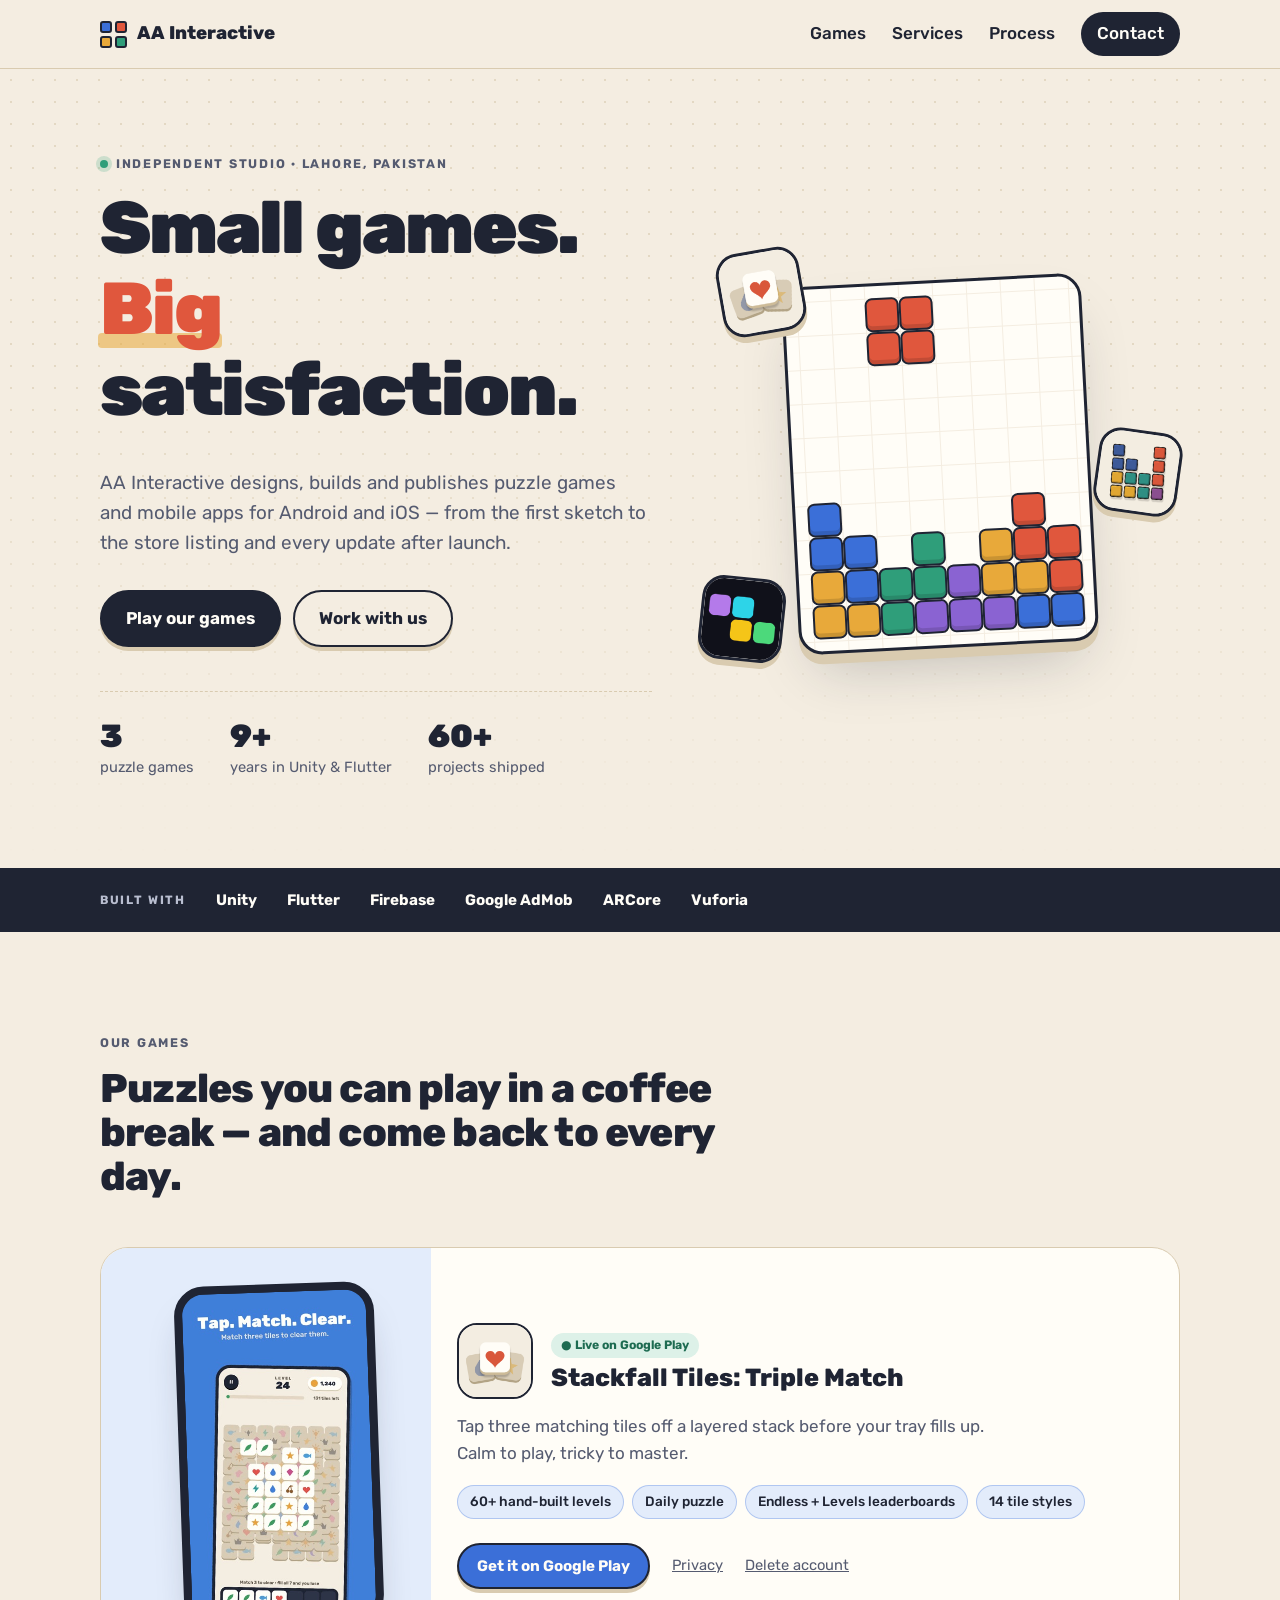
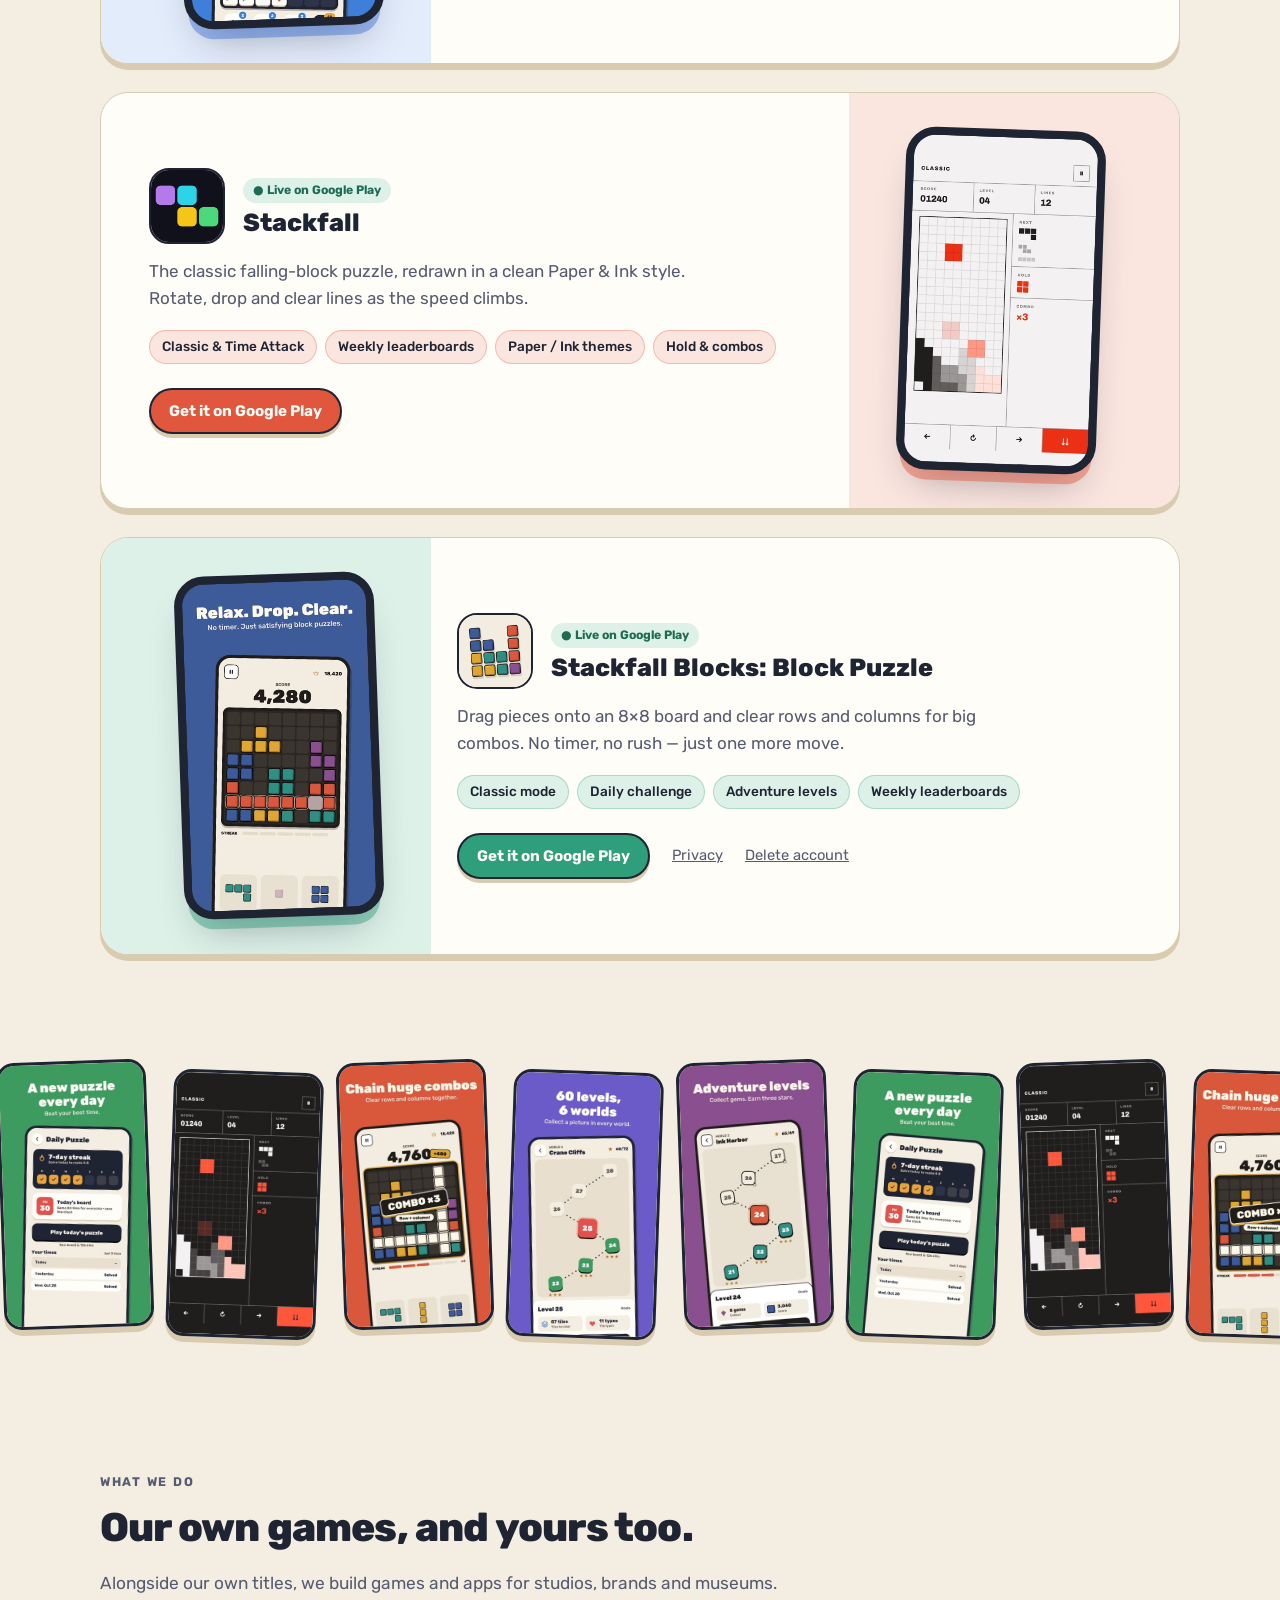
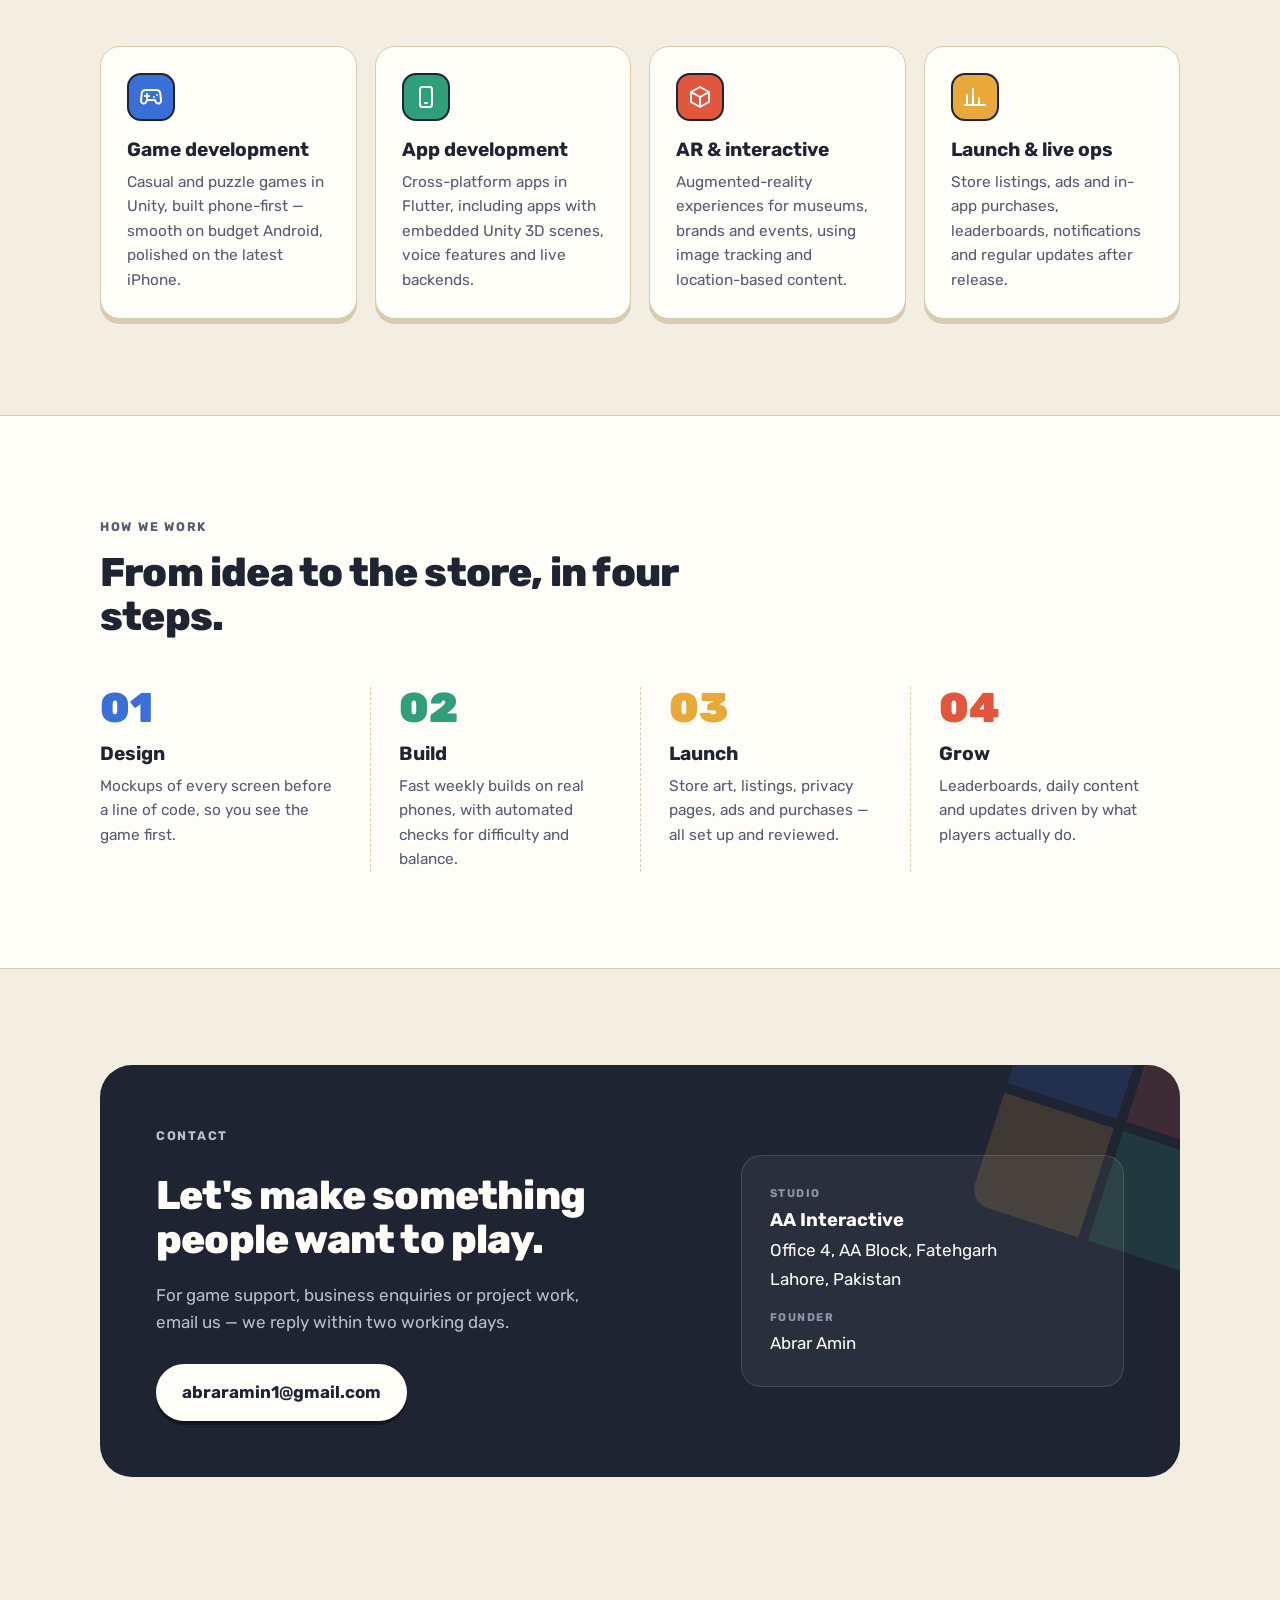
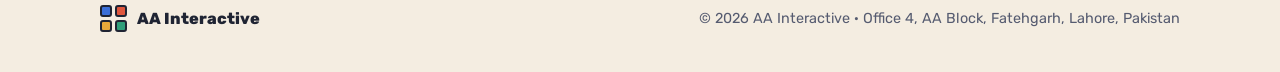
<file: index.html>
<!doctype html>
<html lang="en">
<head>
<meta charset="utf-8">
<meta name="viewport" content="width=device-width, initial-scale=1">
<title>AA Interactive — Mobile Games &amp; Apps, Lahore</title>
<meta name="description" content="AA Interactive is an independent mobile game and app studio in Lahore, Pakistan. Makers of Stackfall, Stackfall Tiles and Stackfall Blocks.">
<meta property="og:title" content="AA Interactive">
<meta property="og:description" content="Independent mobile game and app studio in Lahore, Pakistan.">
<meta property="og:type" content="website">
<meta name="theme-color" content="#1F2433">
<link rel="icon" href="assets/favicon.svg" type="image/svg+xml">
<link rel="preconnect" href="https://fonts.googleapis.com">
<link rel="preconnect" href="https://fonts.gstatic.com" crossorigin>
<link href="https://fonts.googleapis.com/css2?family=Rubik:wght@400;500;700;800;900&display=swap" rel="stylesheet">
<link rel="stylesheet" href="styles.css">
<script type="application/ld+json">
{
  "@context": "https://schema.org",
  "@type": "Organization",
  "name": "AA Interactive",
  "founder": { "@type": "Person", "name": "Abrar Amin" },
  "email": "abraramin1@gmail.com",
  "address": {
    "@type": "PostalAddress",
    "streetAddress": "Office 4, AA Block, Fatehgarh",
    "addressLocality": "Lahore",
    "addressCountry": "PK"
  }
}
</script>
</head>
<body>

<header class="top">
  <div class="wrap top-row">
    <a class="brand" href="#">
      <span class="mark" aria-hidden="true"><i></i><i></i><i></i><i></i></span>
      <span>AA Interactive</span>
    </a>
    <nav>
      <a href="#games">Games</a>
      <a href="#services">Services</a>
      <a href="#process">Process</a>
      <a class="nav-cta" href="#contact">Contact</a>
    </nav>
  </div>
</header>

<main>
  <!-- HERO -->
  <section class="hero">
    <div class="wrap hero-grid">
      <div class="hero-copy">
        <p class="eyebrow"><span class="dot"></span> Independent studio · Lahore, Pakistan</p>
        <h1>Small games.<br><span class="hl">Big</span> satisfaction.</h1>
        <p class="lead">AA Interactive designs, builds and publishes puzzle games and mobile apps for Android and iOS — from the first sketch to the store listing and every update after launch.</p>
        <div class="cta">
          <a class="btn" href="#games">Play our games</a>
          <a class="btn ghost" href="#contact">Work with us</a>
        </div>
        <dl class="stats">
          <div><dt>3</dt><dd>puzzle games</dd></div>
          <div><dt>9+</dt><dd>years in Unity &amp; Flutter</dd></div>
          <div><dt>60+</dt><dd>projects shipped</dd></div>
        </dl>
      </div>

      <div class="hero-art" aria-hidden="true">
        <div class="board">
          <!-- falling piece -->
          <div class="piece"><i></i><i></i><i></i><i></i></div>
          <!-- settled stack, 8 cols x 5 rows -->
          <div class="stack">
            <i></i><i></i><i></i><i></i><i></i><i></i><i></i><i></i>
            <i class="b"></i><i></i><i></i><i></i><i></i><i></i><i class="r"></i><i></i>
            <i class="b"></i><i class="b"></i><i></i><i class="g"></i><i></i><i class="a"></i><i class="r"></i><i class="r"></i>
            <i class="a"></i><i class="b"></i><i class="g"></i><i class="g"></i><i class="p"></i><i class="a"></i><i class="a"></i><i class="r"></i>
            <i class="a"></i><i class="a"></i><i class="g"></i><i class="p"></i><i class="p"></i><i class="p"></i><i class="b"></i><i class="b"></i>
          </div>
        </div>
        <div class="float f1"><img src="assets/icon-tiles.png" alt=""></div>
        <div class="float f2"><img src="assets/icon-blocks.png" alt=""></div>
        <div class="float f3"><img src="assets/icon-stackfall.png" alt=""></div>
      </div>
    </div>
  </section>

  <!-- TECH STRIP -->
  <div class="strip">
    <div class="wrap strip-row">
      <span>Built with</span>
      <b>Unity</b><b>Flutter</b><b>Firebase</b><b>Google AdMob</b><b>ARCore</b><b>Vuforia</b>
    </div>
  </div>

  <!-- GAMES -->
  <section id="games" class="games">
    <div class="wrap">
      <div class="section-head">
        <p class="eyebrow">Our games</p>
        <h2>Puzzles you can play in a coffee break — and come back to every day.</h2>
      </div>

      <div class="game-list">
        <article class="game" style="--accent: #3B6FD8; --tint: #E3ECFB;">
          <div class="phone"><img src="assets/shot-tiles.jpg" alt="Stackfall Tiles gameplay" loading="lazy"></div>
          <div class="game-body">
            <div class="game-head">
              <img class="icon" src="assets/icon-tiles.png" alt="">
              <div>
                <span class="tag live">● Live on Google Play</span>
                <h3>Stackfall Tiles: Triple Match</h3>
              </div>
            </div>
            <p>Tap three matching tiles off a layered stack before your tray fills up. Calm to play, tricky to master.</p>
            <ul class="chips">
              <li>60+ hand-built levels</li><li>Daily puzzle</li><li>Endless + Levels leaderboards</li><li>14 tile styles</li>
            </ul>
            <div class="links">
              <a class="btn small" href="https://play.google.com/store/apps/details?id=com.stackfall.tiles" rel="noopener">Get it on Google Play</a>
              <a href="https://abraramin1213.github.io/stackfall-tiles/privacy.html">Privacy</a>
              <a href="https://abraramin1213.github.io/stackfall-tiles/delete-account.html">Delete account</a>
            </div>
          </div>
        </article>

        <article class="game flip" style="--accent: #E0573D; --tint: #FBE5DF;">
          <div class="phone"><img src="assets/shot-stackfall.jpg" alt="Stackfall gameplay" loading="lazy"></div>
          <div class="game-body">
            <div class="game-head">
              <img class="icon" src="assets/icon-stackfall.png" alt="">
              <div>
                <span class="tag live">● Live on Google Play</span>
                <h3>Stackfall</h3>
              </div>
            </div>
            <p>The classic falling-block puzzle, redrawn in a clean Paper &amp; Ink style. Rotate, drop and clear lines as the speed climbs.</p>
            <ul class="chips">
              <li>Classic &amp; Time Attack</li><li>Weekly leaderboards</li><li>Paper / Ink themes</li><li>Hold &amp; combos</li>
            </ul>
            <div class="links">
              <a class="btn small" href="https://play.google.com/store/apps/details?id=com.stack.fall" rel="noopener">Get it on Google Play</a>
            </div>
          </div>
        </article>

        <article class="game" style="--accent: #2F9E7A; --tint: #DDF1E8;">
          <div class="phone"><img src="assets/shot-blocks.jpg" alt="Stackfall Blocks gameplay" loading="lazy"></div>
          <div class="game-body">
            <div class="game-head">
              <img class="icon" src="assets/icon-blocks.png" alt="">
              <div>
                <span class="tag live">● Live on Google Play</span>
                <h3>Stackfall Blocks: Block Puzzle</h3>
              </div>
            </div>
            <p>Drag pieces onto an 8×8 board and clear rows and columns for big combos. No timer, no rush — just one more move.</p>
            <ul class="chips">
              <li>Classic mode</li><li>Daily challenge</li><li>Adventure levels</li><li>Weekly leaderboards</li>
            </ul>
            <div class="links">
              <a class="btn small" href="https://play.google.com/store/apps/details?id=com.stackfall.blocks" rel="noopener">Get it on Google Play</a>
              <a href="https://abraramin1213.github.io/stackfall-blocks/privacy.html">Privacy</a>
              <a href="https://abraramin1213.github.io/stackfall-blocks/delete-account.html">Delete account</a>
            </div>
          </div>
        </article>
      </div>
    </div>
  </section>

  <!-- GALLERY -->
  <section class="gallery" aria-label="Screenshots">
    <div class="track">
      <img src="assets/g-tiles-daily.jpg" alt="Stackfall Tiles daily puzzle" loading="lazy">
      <img src="assets/g-stackfall-ink.jpg" alt="Stackfall in Ink theme" loading="lazy">
      <img src="assets/g-blocks-combo.jpg" alt="Stackfall Blocks combo" loading="lazy">
      <img src="assets/g-tiles-levels.jpg" alt="Stackfall Tiles level map" loading="lazy">
      <img src="assets/g-blocks-adventure.jpg" alt="Stackfall Blocks adventure" loading="lazy">
      <img src="assets/g-tiles-daily.jpg" alt="" aria-hidden="true" loading="lazy">
      <img src="assets/g-stackfall-ink.jpg" alt="" aria-hidden="true" loading="lazy">
      <img src="assets/g-blocks-combo.jpg" alt="" aria-hidden="true" loading="lazy">
      <img src="assets/g-tiles-levels.jpg" alt="" aria-hidden="true" loading="lazy">
      <img src="assets/g-blocks-adventure.jpg" alt="" aria-hidden="true" loading="lazy">
    </div>
  </section>

  <!-- SERVICES -->
  <section id="services" class="services">
    <div class="wrap">
      <div class="section-head">
        <p class="eyebrow">What we do</p>
        <h2>Our own games, and yours too.</h2>
        <p class="sub">Alongside our own titles, we build games and apps for studios, brands and museums.</p>
      </div>
      <div class="grid">
        <div class="card">
          <span class="ico" style="--c:#3B6FD8"><svg viewBox="0 0 24 24"><path d="M6 11h4M8 9v4M15 12h.01M18 10h.01"/><path d="M17.3 5H6.7a4 4 0 0 0-4 3.6l-.7 6.9A2.8 2.8 0 0 0 4.8 18.6c1 0 1.9-.5 2.3-1.4L8 15h8l.9 2.2c.4.9 1.3 1.4 2.3 1.4a2.8 2.8 0 0 0 2.8-3.1l-.7-6.9A4 4 0 0 0 17.3 5z"/></svg></span>
          <h3>Game development</h3>
          <p>Casual and puzzle games in Unity, built phone-first — smooth on budget Android, polished on the latest iPhone.</p>
        </div>
        <div class="card">
          <span class="ico" style="--c:#2F9E7A"><svg viewBox="0 0 24 24"><rect x="6" y="2" width="12" height="20" rx="2.5"/><path d="M11 18h2"/></svg></span>
          <h3>App development</h3>
          <p>Cross-platform apps in Flutter, including apps with embedded Unity 3D scenes, voice features and live backends.</p>
        </div>
        <div class="card">
          <span class="ico" style="--c:#E0573D"><svg viewBox="0 0 24 24"><path d="M12 2l9 5v10l-9 5-9-5V7z"/><path d="M12 22V12M21 7l-9 5-9-5"/></svg></span>
          <h3>AR &amp; interactive</h3>
          <p>Augmented-reality experiences for museums, brands and events, using image tracking and location-based content.</p>
        </div>
        <div class="card">
          <span class="ico" style="--c:#E8A93A"><svg viewBox="0 0 24 24"><path d="M4 20V10M10 20V4M16 20v-7M22 20H2"/></svg></span>
          <h3>Launch &amp; live ops</h3>
          <p>Store listings, ads and in-app purchases, leaderboards, notifications and regular updates after release.</p>
        </div>
      </div>
    </div>
  </section>

  <!-- PROCESS -->
  <section id="process" class="process">
    <div class="wrap">
      <div class="section-head">
        <p class="eyebrow">How we work</p>
        <h2>From idea to the store, in four steps.</h2>
      </div>
      <ol class="steps">
        <li><span>01</span><h3>Design</h3><p>Mockups of every screen before a line of code, so you see the game first.</p></li>
        <li><span>02</span><h3>Build</h3><p>Fast weekly builds on real phones, with automated checks for difficulty and balance.</p></li>
        <li><span>03</span><h3>Launch</h3><p>Store art, listings, privacy pages, ads and purchases — all set up and reviewed.</p></li>
        <li><span>04</span><h3>Grow</h3><p>Leaderboards, daily content and updates driven by what players actually do.</p></li>
      </ol>
    </div>
  </section>

  <!-- CONTACT -->
  <section id="contact" class="contact">
    <div class="wrap">
      <div class="contact-card">
        <div>
          <p class="eyebrow light">Contact</p>
          <h2>Let's make something people want to play.</h2>
          <p>For game support, business enquiries or project work, email us — we reply within two working days.</p>
          <a class="btn light" href="mailto:abraramin1@gmail.com">abraramin1@gmail.com</a>
        </div>
        <address>
          <span class="label">Studio</span>
          <strong>AA Interactive</strong>
          Office 4, AA Block, Fatehgarh<br>
          Lahore, Pakistan
          <span class="label">Founder</span>
          Abrar Amin
        </address>
      </div>
    </div>
  </section>
</main>

<footer>
  <div class="wrap foot-row">
    <a class="brand small" href="#"><span class="mark" aria-hidden="true"><i></i><i></i><i></i><i></i></span><span>AA Interactive</span></a>
    <span class="muted">© <span id="y">2026</span> AA Interactive · Office 4, AA Block, Fatehgarh, Lahore, Pakistan</span>
  </div>
</footer>

<script>document.getElementById('y').textContent = new Date().getFullYear();</script>
</body>
</html>
</file>
<file: styles.css>
:root {
  --paper: #F4EDE1;
  --card: #FFFDF7;
  --edge: #D9CBB0;
  --ink: #1F2433;
  --ink-2: #555B70;
  --blue: #3B6FD8;
  --green: #2F9E7A;
  --amber: #E8A93A;
  --red: #E0573D;
  --purple: #8A63D2;
  --radius: 20px;
  --cell: 34px;
}

* { box-sizing: border-box; }
html { scroll-behavior: smooth; }
body {
  margin: 0;
  background: var(--paper);
  color: var(--ink);
  font: 400 17px/1.6 "Rubik", system-ui, -apple-system, "Segoe UI", sans-serif;
  overflow-x: hidden;
}
img { max-width: 100%; display: block; }
a { color: var(--blue); }
h1, h2, h3 { line-height: 1.1; margin: 0 0 .5em; }
h1 { font-size: clamp(2.6rem, 6.4vw, 4.6rem); font-weight: 900; letter-spacing: -.03em; }
h2 { font-size: clamp(1.7rem, 3.6vw, 2.5rem); font-weight: 800; letter-spacing: -.02em; }
h3 { font-size: 1.2rem; font-weight: 700; }
.muted { color: var(--ink-2); }

.wrap { max-width: 1120px; margin: 0 auto; padding: 0 20px; }
section { padding: 96px 0; }
.section-head { max-width: 680px; margin-bottom: 48px; }
.section-head .sub { color: var(--ink-2); margin: 0; font-size: 1.08rem; }
.eyebrow {
  display: inline-flex; align-items: center; gap: 8px;
  text-transform: uppercase; letter-spacing: .14em; font-size: .78rem; font-weight: 700;
  color: var(--ink-2); margin: 0 0 14px;
}
.eyebrow.light { color: #B9BED0; }
.dot { width: 8px; height: 8px; border-radius: 50%; background: var(--green); box-shadow: 0 0 0 4px #2F9E7A33; }

/* ---------- header ---------- */
.top {
  position: sticky; top: 0; z-index: 20;
  background: color-mix(in srgb, var(--paper) 88%, transparent);
  backdrop-filter: blur(10px);
  border-bottom: 1px solid var(--edge);
}
.top-row { display: flex; align-items: center; justify-content: space-between; height: 68px; gap: 16px; }
.brand { display: flex; align-items: center; gap: 10px; font-weight: 800; font-size: 1.15rem; color: var(--ink); text-decoration: none; white-space: nowrap; }
.mark { display: grid; grid-template-columns: repeat(2, 12px); gap: 3px; }
.mark i { width: 12px; height: 12px; border-radius: 3px; border: 2px solid var(--ink); }
.mark i:nth-child(1) { background: var(--blue); }
.mark i:nth-child(2) { background: var(--red); }
.mark i:nth-child(3) { background: var(--amber); }
.mark i:nth-child(4) { background: var(--green); }
nav { display: flex; align-items: center; gap: 26px; }
nav a { color: var(--ink); text-decoration: none; font-weight: 500; }
nav a:hover { color: var(--blue); }
.nav-cta { background: var(--ink); color: var(--card) !important; padding: 8px 16px; border-radius: 999px; }

/* ---------- buttons ---------- */
.btn {
  display: inline-block; padding: 13px 24px; border-radius: 999px;
  background: var(--ink); color: var(--card); font-weight: 700; text-decoration: none;
  border: 2px solid var(--ink); transition: transform .15s ease, box-shadow .15s ease;
  box-shadow: 0 4px 0 var(--edge);
}
.btn:hover { transform: translateY(-2px); box-shadow: 0 6px 0 var(--edge); }
.btn.ghost { background: transparent; color: var(--ink); }
.btn.small { padding: 9px 18px; font-size: .95rem; background: var(--accent, var(--ink)); border-color: var(--ink); }
.btn.light { background: var(--card); color: var(--ink); border-color: var(--card); box-shadow: 0 4px 0 #0006; }

/* ---------- hero ---------- */
.hero { padding: 80px 0 88px; position: relative; }
.hero::before {
  content: ""; position: absolute; inset: 0; z-index: -1;
  background-image: radial-gradient(var(--edge) 1.2px, transparent 1.2px);
  background-size: 22px 22px;
  mask-image: linear-gradient(to bottom, #000 40%, transparent);
  opacity: .6;
}
.hero-grid { display: grid; grid-template-columns: 1.15fr 1fr; gap: 48px; align-items: center; }
.hl { color: var(--red); position: relative; }
.hl::after {
  content: ""; position: absolute; left: -2px; right: -2px; bottom: .06em; height: .2em;
  background: var(--amber); z-index: -1; border-radius: 4px; opacity: .55;
}
.lead { font-size: 1.18rem; max-width: 560px; color: var(--ink-2); margin: 0 0 32px; }
.cta { display: flex; flex-wrap: wrap; gap: 12px; }
.stats { display: flex; gap: 36px; margin: 44px 0 0; padding-top: 28px; border-top: 1px dashed var(--edge); flex-wrap: wrap; }
.stats div { margin: 0; }
.stats dt { font-size: 2rem; font-weight: 900; line-height: 1; }
.stats dd { margin: 4px 0 0; color: var(--ink-2); font-size: .92rem; }

/* hero art: a little board */
.hero-art { position: relative; display: flex; justify-content: center; padding: 30px 0; }
.board {
  position: relative; width: calc(var(--cell) * 8 + 28px); height: calc(var(--cell) * 10 + 28px);
  background: var(--card); border: 3px solid var(--ink); border-radius: 24px; padding: 12px;
  box-shadow: 0 10px 0 var(--edge), 0 30px 60px -20px #1F243344;
  background-image:
    linear-gradient(var(--paper) 1px, transparent 1px),
    linear-gradient(90deg, var(--paper) 1px, transparent 1px);
  background-size: var(--cell) var(--cell);
  background-position: 12px 12px;
  transform: rotate(-3deg);
  overflow: hidden;
}
.stack {
  position: absolute; left: 12px; right: 12px; bottom: 12px;
  display: grid; grid-template-columns: repeat(8, var(--cell));
}
.stack i, .piece i {
  width: var(--cell); height: var(--cell); border-radius: 7px;
}
.stack i[class] { border: 2px solid var(--ink); box-shadow: inset 0 -4px 0 #0002; }
.b { background: var(--blue); } .r { background: var(--red); } .g { background: var(--green); }
.a { background: var(--amber); } .p { background: var(--purple); }
.piece {
  position: absolute; left: calc(12px + var(--cell) * 2); top: 12px;
  display: grid; grid-template-columns: repeat(2, var(--cell));
  animation: drop 3.6s cubic-bezier(.55, 0, .4, 1) infinite;
}
.piece i { background: var(--red); border: 2px solid var(--ink); box-shadow: inset 0 -4px 0 #0002; }
@keyframes drop {
  0%   { transform: translateY(calc(var(--cell) * -2)); opacity: 0; }
  12%  { opacity: 1; }
  70%  { transform: translateY(calc(var(--cell) * 4)); }
  76%  { transform: translateY(calc(var(--cell) * 3.9)); }
  90%  { transform: translateY(calc(var(--cell) * 4)); opacity: 1; }
  100% { transform: translateY(calc(var(--cell) * 4)); opacity: 0; }
}
.float {
  position: absolute; width: 84px; height: 84px; border-radius: 22px; overflow: hidden;
  border: 3px solid var(--ink); box-shadow: 0 6px 0 var(--edge); background: var(--card);
  animation: bob 5s ease-in-out infinite;
}
.f1 { top: 0; left: 4%; transform: rotate(-10deg); }
.f2 { top: 42%; right: 0; transform: rotate(8deg); animation-delay: -1.6s; }
.f3 { bottom: 4%; left: 0; transform: rotate(6deg); animation-delay: -3.2s; }
@keyframes bob { 50% { translate: 0 -10px; } }

/* ---------- tech strip ---------- */
.strip { background: var(--ink); color: #B9BED0; }
.strip-row { display: flex; flex-wrap: wrap; align-items: center; gap: 10px 30px; padding-top: 20px; padding-bottom: 20px; font-size: .95rem; }
.strip-row span { text-transform: uppercase; letter-spacing: .14em; font-size: .75rem; font-weight: 700; }
.strip-row b { color: var(--card); font-weight: 700; }

/* ---------- games ---------- */
.game-list { display: grid; gap: 28px; }
.game {
  display: grid; grid-template-columns: 260px 1fr; gap: 48px; align-items: center;
  background: var(--card); border: 1px solid var(--edge); border-radius: 28px;
  padding: 36px 48px; box-shadow: 0 6px 0 var(--edge);
  position: relative; overflow: hidden;
}
.game::before {
  content: ""; position: absolute; left: 0; top: 0; bottom: 0; width: 330px;
  background: var(--tint);
}
.game.flip { grid-template-columns: 1fr 260px; }
.game.flip::before { left: auto; right: 0; }
.game.flip .phone { order: 2; }
.phone {
  position: relative; width: 200px; margin: 0 auto;
  border: 8px solid var(--ink); border-radius: 30px; overflow: hidden;
  box-shadow: 0 14px 0 -4px color-mix(in srgb, var(--accent) 45%, transparent), 0 24px 40px -18px #1F243366;
  transform: rotate(-2deg); transition: transform .3s ease;
  background: var(--ink);
}
.game.flip .phone { transform: rotate(2deg); }
.game:hover .phone { transform: rotate(0) translateY(-4px); }
.phone img { width: 100%; aspect-ratio: 9 / 16; object-fit: cover; border-radius: 20px; }
.game-body { position: relative; }
.game-head { display: flex; align-items: center; gap: 18px; margin-bottom: 14px; }
.game-head h3 { margin: 6px 0 0; font-size: 1.55rem; font-weight: 800; }
.icon { width: 76px; height: 76px; border-radius: 20px; border: 2px solid var(--ink); flex-shrink: 0; }
.tag { display: inline-block; font-size: .76rem; font-weight: 700; padding: 3px 10px; border-radius: 999px; }
.tag.live { background: #DDF1E8; color: #1D6B51; }
.tag.soon { background: #FBEBCB; color: #8A5A0B; }
.game p { color: var(--ink-2); max-width: 540px; margin: 0; }
.chips { list-style: none; padding: 0; margin: 18px 0 0; display: flex; flex-wrap: wrap; gap: 8px; }
.chips li {
  font-size: .85rem; font-weight: 500; padding: 5px 12px; border-radius: 999px;
  background: var(--tint); color: var(--ink); border: 1px solid color-mix(in srgb, var(--accent) 30%, transparent);
}
.links { margin-top: 24px; display: flex; flex-wrap: wrap; align-items: center; gap: 12px 22px; }
.links a:not(.btn) { font-size: .92rem; color: var(--ink-2); }

/* ---------- gallery ---------- */
.gallery { padding: 0 0 24px; overflow: hidden; }
.track { display: flex; gap: 20px; width: max-content; animation: scroll 50s linear infinite; padding: 10px 0 20px; }
.track img {
  width: 150px; aspect-ratio: 9 / 16; object-fit: cover; border-radius: 18px;
  border: 3px solid var(--ink); box-shadow: 0 6px 0 var(--edge);
}
.track img:nth-child(odd) { transform: rotate(-2deg); }
.track img:nth-child(even) { transform: rotate(2deg) translateY(10px); }
.gallery:hover .track { animation-play-state: paused; }
@keyframes scroll { to { transform: translateX(calc(-50% - 10px)); } }

/* ---------- services ---------- */
.grid { display: grid; grid-template-columns: repeat(4, 1fr); gap: 18px; }
.card {
  background: var(--card); border: 1px solid var(--edge); border-radius: var(--radius);
  padding: 26px; box-shadow: 0 5px 0 var(--edge); transition: transform .2s ease;
}
.card:hover { transform: translateY(-4px); }
.card p { margin: 0; color: var(--ink-2); font-size: .96rem; }
.ico {
  display: grid; place-items: center; width: 48px; height: 48px; border-radius: 14px;
  background: var(--c); border: 2px solid var(--ink); margin-bottom: 18px;
}
.ico svg { width: 24px; height: 24px; fill: none; stroke: #fff; stroke-width: 2; stroke-linecap: round; stroke-linejoin: round; }

/* ---------- process ---------- */
.process { background: var(--card); border-block: 1px solid var(--edge); }
.steps { list-style: none; padding: 0; margin: 0; display: grid; grid-template-columns: repeat(4, 1fr); gap: 0; counter-reset: s; }
.steps li { padding: 0 28px 0 0; position: relative; }
.steps li + li { padding-left: 28px; border-left: 1px dashed var(--edge); }
.steps span { display: block; font-size: 2.6rem; font-weight: 900; color: var(--edge); line-height: 1; margin-bottom: 14px; }
.steps li:nth-child(1) span { color: var(--blue); }
.steps li:nth-child(2) span { color: var(--green); }
.steps li:nth-child(3) span { color: var(--amber); }
.steps li:nth-child(4) span { color: var(--red); }
.steps p { color: var(--ink-2); margin: 0; font-size: .96rem; }

/* ---------- contact ---------- */
.contact-card {
  display: grid; grid-template-columns: 1.4fr 1fr; gap: 48px; align-items: center;
  background: var(--ink); color: var(--card); border-radius: 32px; padding: 56px;
  position: relative; overflow: hidden;
}
.contact-card::after {
  content: ""; position: absolute; right: -60px; top: -60px; width: 240px; height: 240px;
  background:
    linear-gradient(var(--blue) 0 0) 0 0 / 48% 48% no-repeat,
    linear-gradient(var(--red) 0 0) 100% 0 / 48% 48% no-repeat,
    linear-gradient(var(--amber) 0 0) 0 100% / 48% 48% no-repeat,
    linear-gradient(var(--green) 0 0) 100% 100% / 48% 48% no-repeat;
  opacity: .16; transform: rotate(18deg); border-radius: 20px;
}
.contact-card h2 { color: var(--card); }
.contact-card p { color: #B9BED0; max-width: 460px; margin: 0 0 28px; }
address {
  font-style: normal; line-height: 1.7; position: relative; z-index: 1;
  background: #ffffff0d; border: 1px solid #ffffff1f; border-radius: 20px; padding: 28px;
}
address strong { display: block; font-size: 1.15rem; }
.label { display: block; text-transform: uppercase; letter-spacing: .14em; font-size: .7rem; font-weight: 700; color: #8F95AA; margin: 14px 0 2px; }
.label:first-child { margin-top: 0; }

footer { padding: 32px 0 40px; font-size: .9rem; }
.foot-row { display: flex; justify-content: space-between; align-items: center; flex-wrap: wrap; gap: 12px; }
.brand.small { font-size: 1rem; }

/* ---------- responsive ---------- */
@media (max-width: 960px) {
  .hero-grid { grid-template-columns: 1fr; }
  .hero-art { order: -1; }
  .grid { grid-template-columns: repeat(2, 1fr); }
  .steps { grid-template-columns: repeat(2, 1fr); gap: 32px 0; }
  .steps li:nth-child(3) { padding-left: 0; border-left: 0; }
  .game, .game.flip { grid-template-columns: 200px 1fr; gap: 32px; padding: 32px; }
  .game.flip .phone { order: 0; }
  .game::before, .game.flip::before { width: 248px; left: 0; right: auto; }
  .phone { width: 170px; }
  .contact-card { grid-template-columns: 1fr; padding: 40px; }
}
@media (max-width: 680px) {
  :root { --cell: 26px; }
  section { padding: 64px 0; }
  .hero { padding: 40px 0 56px; }
  nav a:not(.nav-cta) { display: none; }
  .game, .game.flip { grid-template-columns: 1fr; padding: 28px 22px; gap: 24px; }
  .game::before, .game.flip::before { width: auto; right: 0; bottom: auto; height: 250px; }
  .phone { width: 150px; }
  .game-head h3 { font-size: 1.3rem; }
  .icon { width: 60px; height: 60px; border-radius: 16px; }
  .grid { grid-template-columns: 1fr; }
  .steps { grid-template-columns: 1fr; gap: 28px; }
  .steps li, .steps li + li { padding: 0; border: 0; }
  .float { width: 60px; height: 60px; border-radius: 16px; }
  .contact-card { padding: 32px 24px; border-radius: 24px; }
  .stats { gap: 24px; }
  .track img { width: 120px; }
}
@media (prefers-reduced-motion: reduce) {
  *, *::before, *::after { animation: none !important; transition: none !important; }
}
</file>
